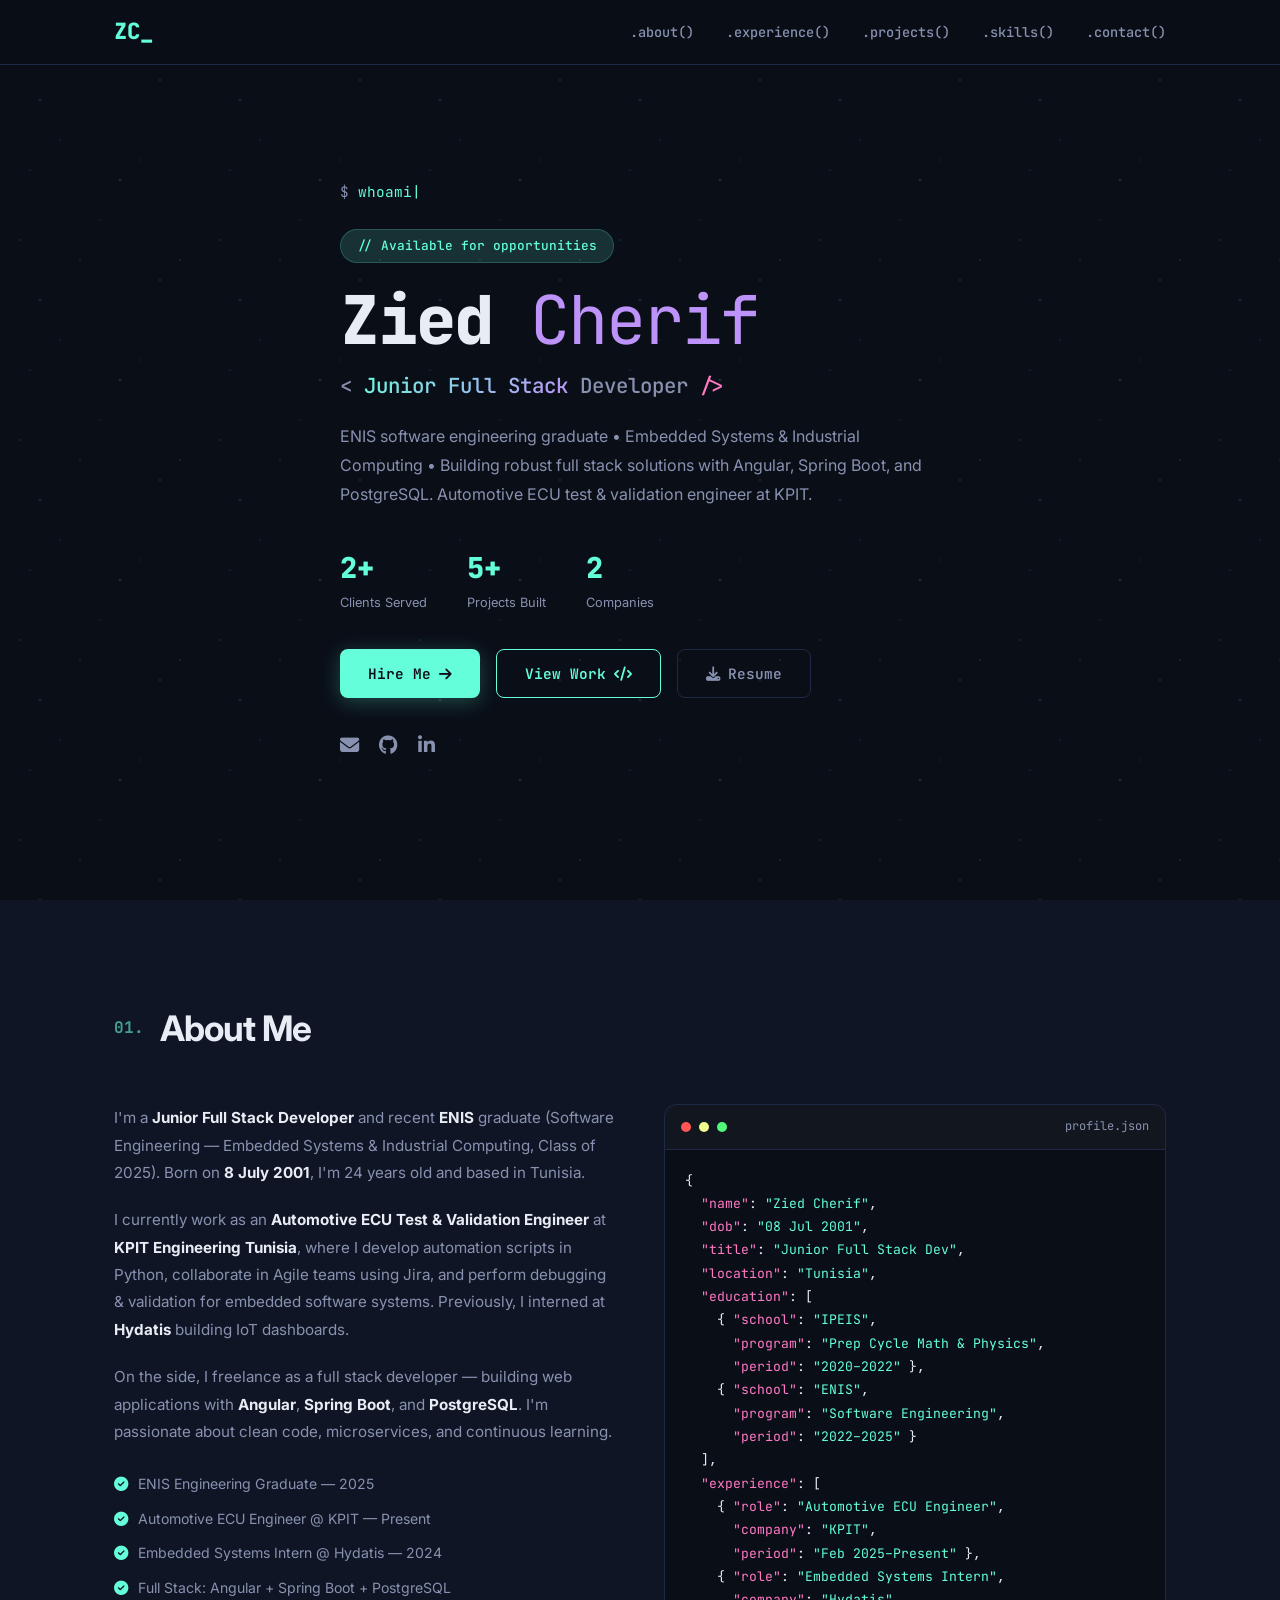
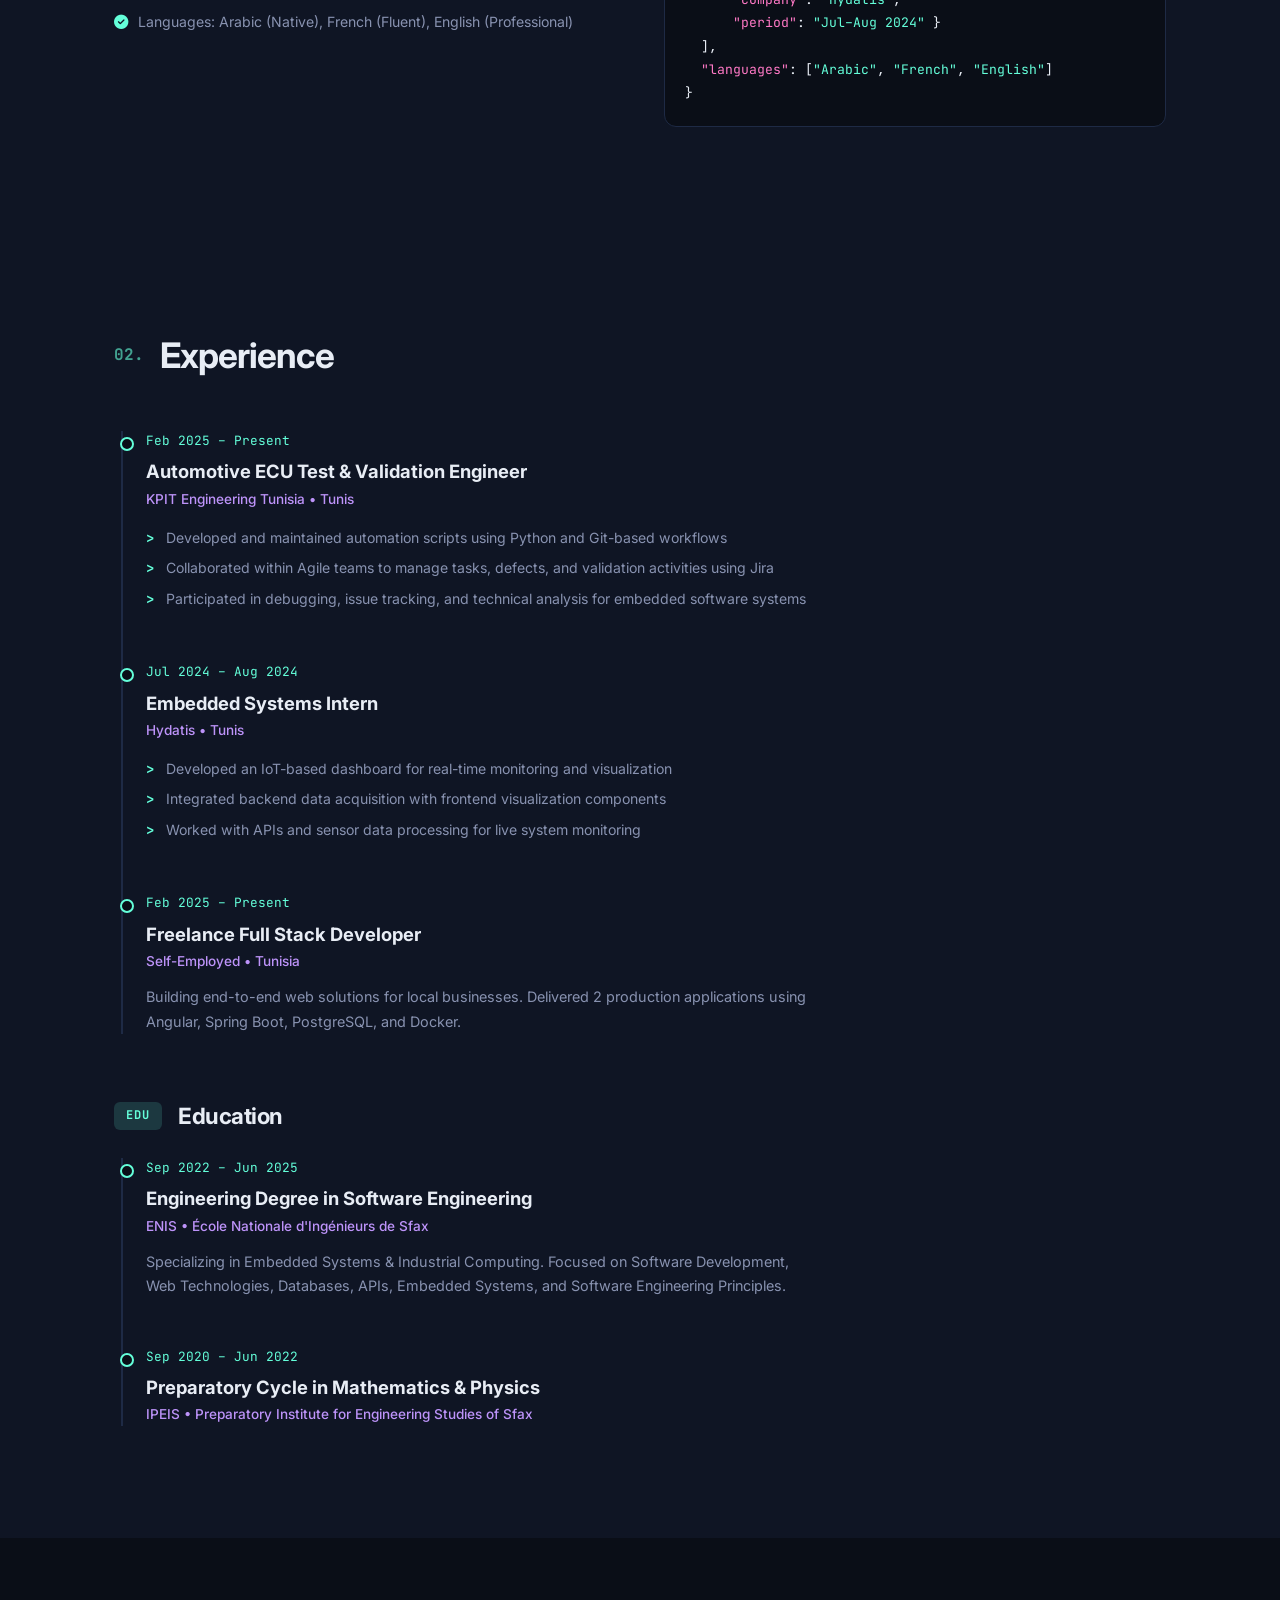
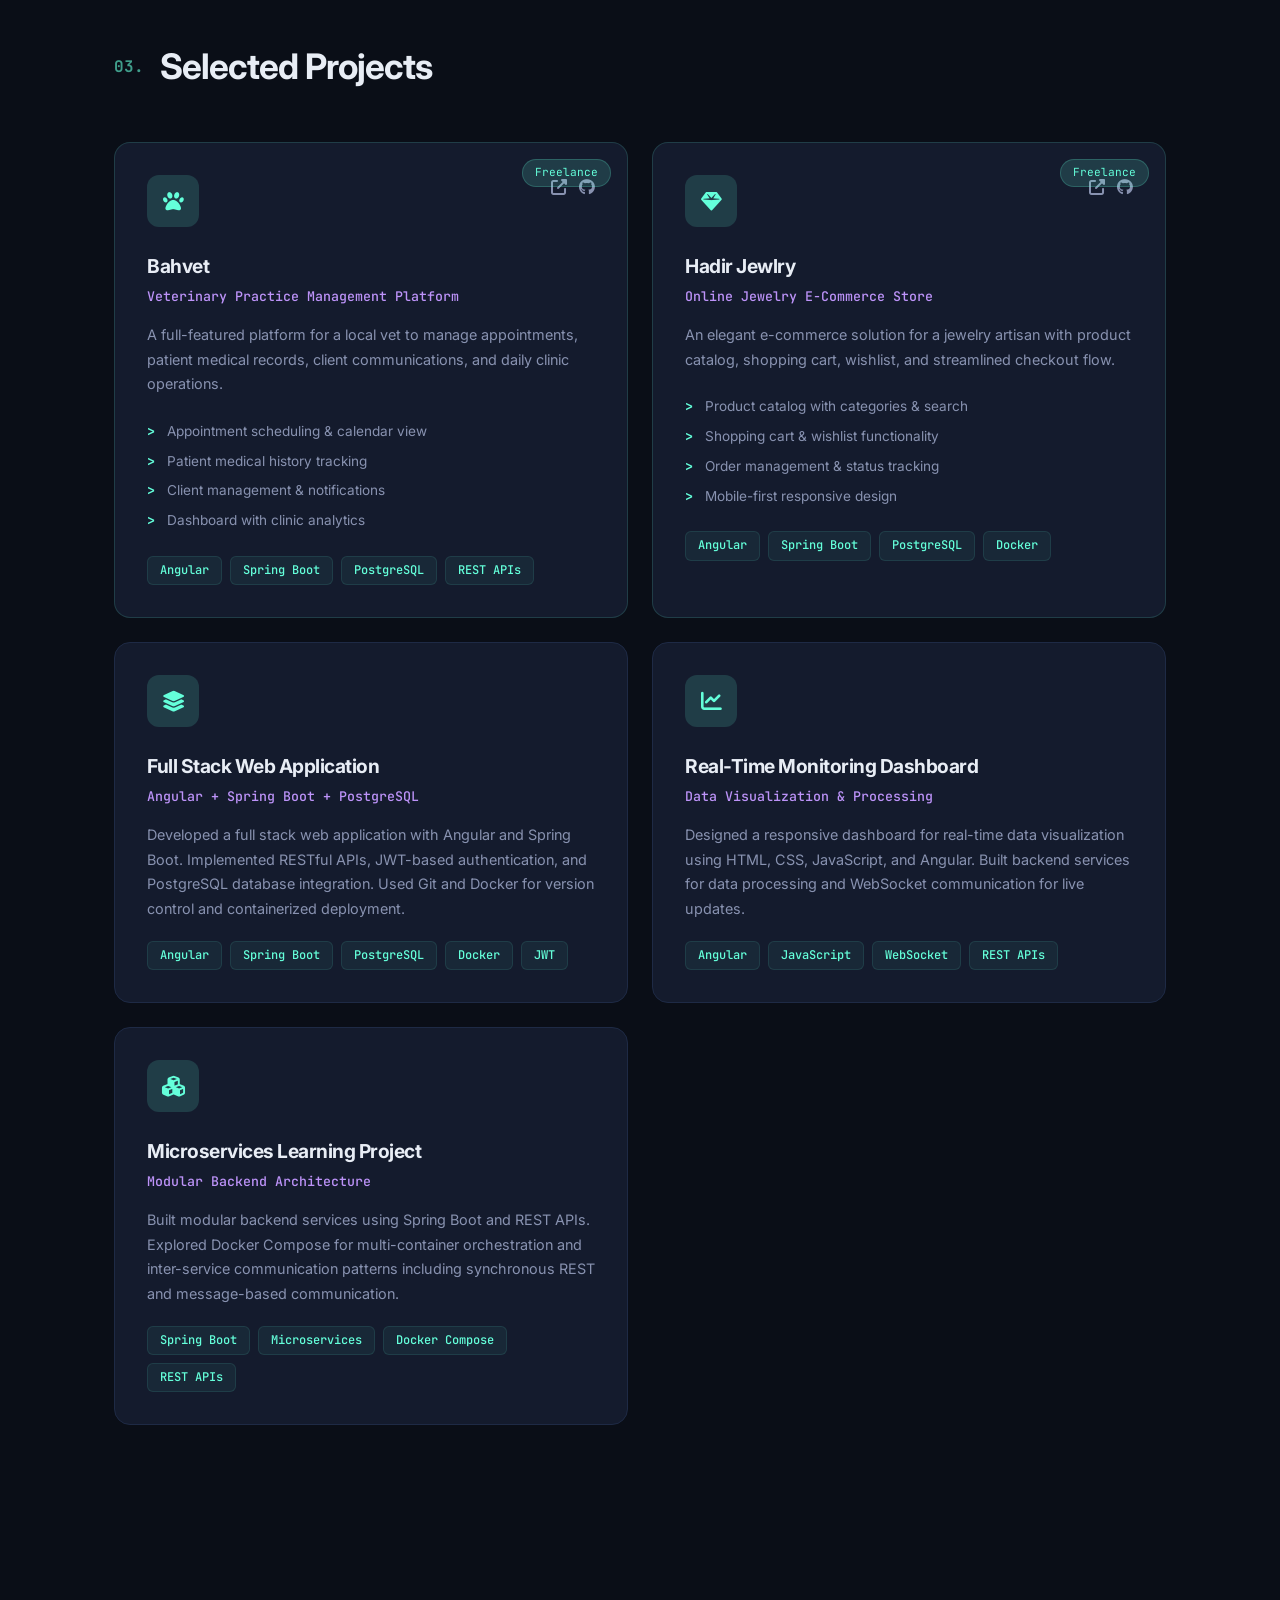
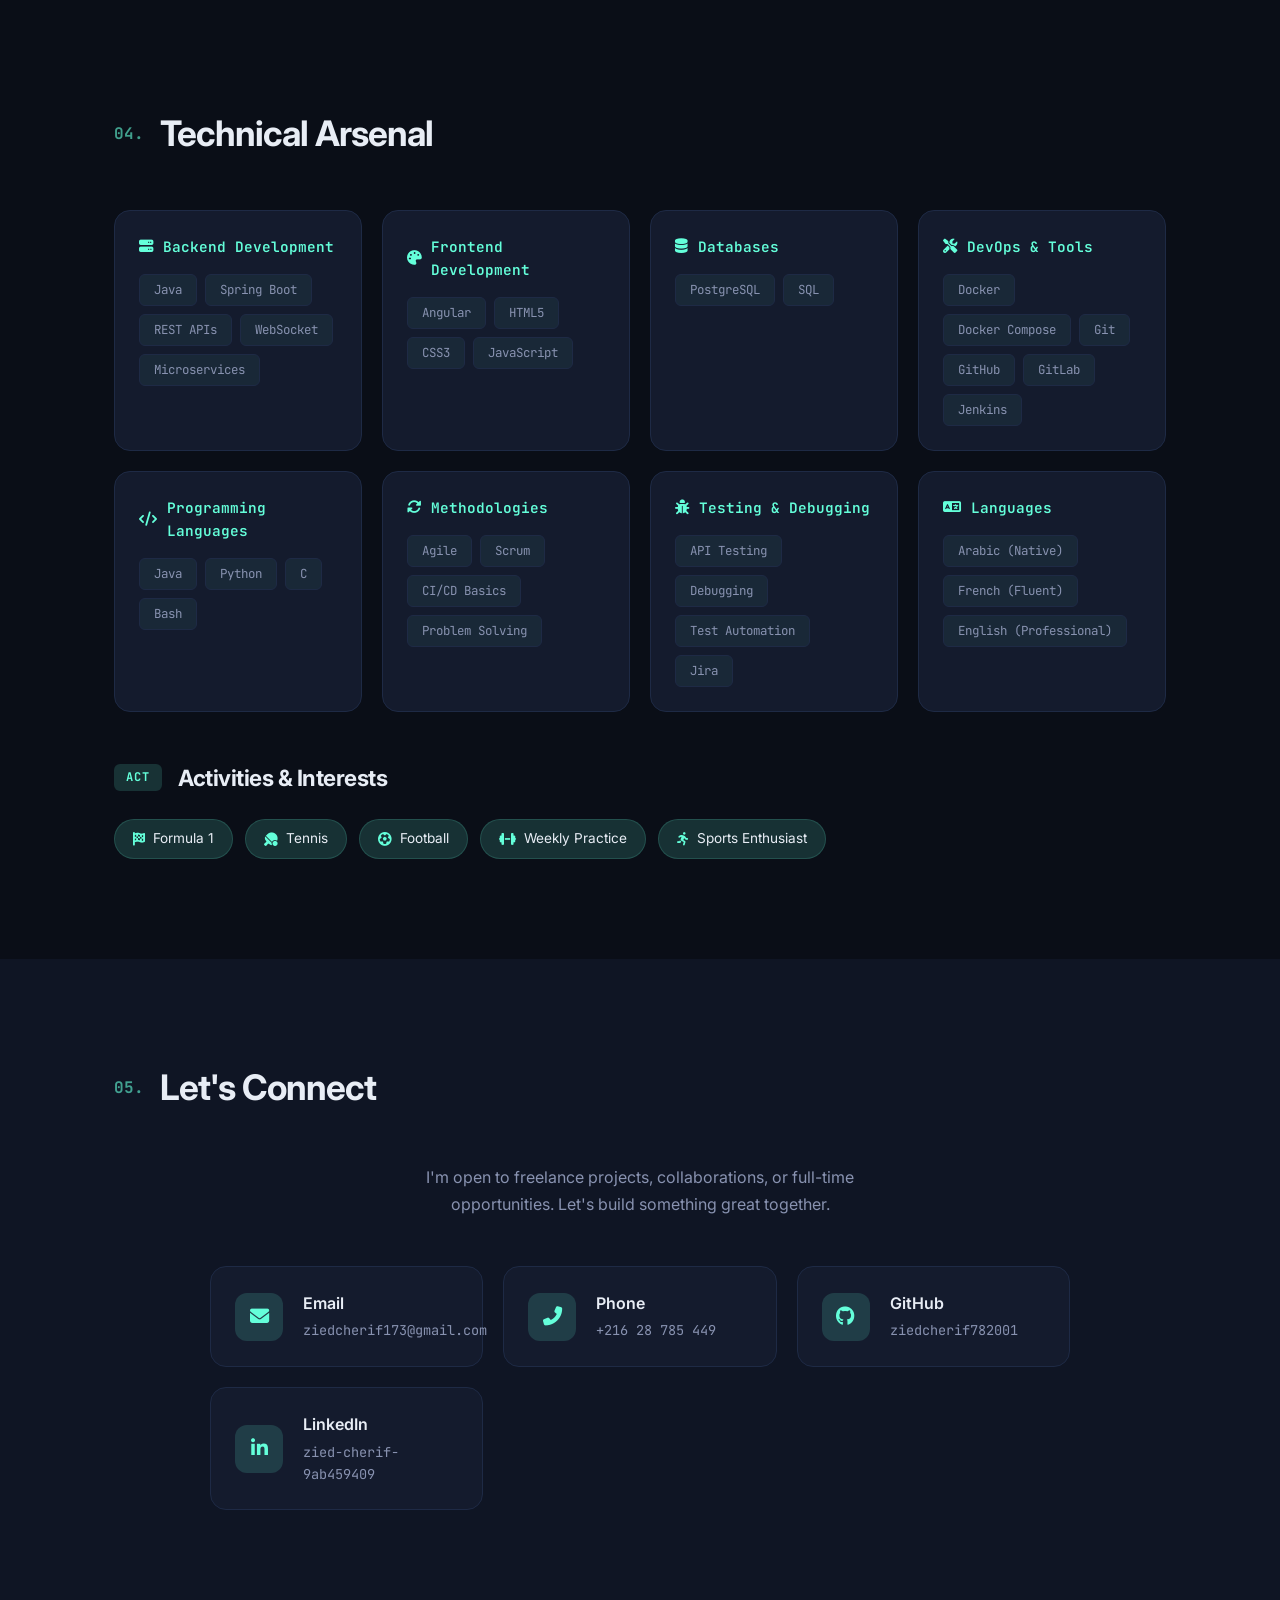
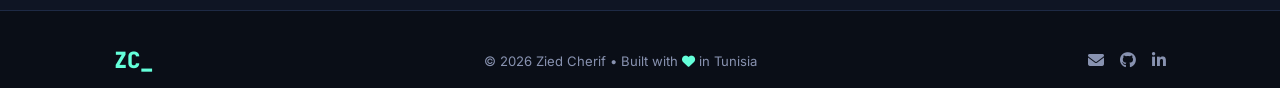
<file: index.html>
<!DOCTYPE html>
<html lang="en">
<head>
  <meta charset="UTF-8" />
  <meta name="viewport" content="width=device-width, initial-scale=1.0" />
  <title>Zied Cherif | Junior Full Stack Developer</title>
  <link rel="stylesheet" href="styles.css" />
  <link rel="preconnect" href="https://fonts.googleapis.com" />
  <link href="https://fonts.googleapis.com/css2?family=JetBrains+Mono:wght@400;500;600;700;800&family=Inter:wght@300;400;500;600;700;800&display=swap" rel="stylesheet" />
  <link rel="stylesheet" href="https://cdnjs.cloudflare.com/ajax/libs/font-awesome/6.5.0/css/all.min.css" />
</head>
<body>

  <nav class="navbar">
    <div class="container">
      <a href="#" class="logo">Z<span class="accent">C</span><span class="blink">_</span></a>
      <ul class="nav-links">
        <li><a href="#about">.about()</a></li>
        <li><a href="#experience">.experience()</a></li>
        <li><a href="#projects">.projects()</a></li>
        <li><a href="#skills">.skills()</a></li>
        <li><a href="#contact">.contact()</a></li>
      </ul>
      <button class="hamburger" aria-label="Menu">
        <span></span><span></span><span></span>
      </button>
    </div>
  </nav>

  <section class="hero">
    <div id="particles"></div>
    <div class="container">
      <div class="hero-content">
        <div class="typing-wrapper">
          <span class="typing-line">$ <span class="typing-text">whoami</span></span>
        </div>
        <div class="hero-main">
          <span class="badge">// Available for opportunities</span>
          <h1>Zied <span class="hl-1">Cherif</span></h1>
          <p class="subtitle">&lt;<span class="hl-2"> Junior Full Stack</span> Developer <span class="hl-3">/&gt;</span></p>
          <p class="description">
            ENIS software engineering graduate &bull; Embedded Systems & Industrial Computing &bull;
            Building robust full stack solutions with Angular, Spring Boot, and PostgreSQL.
            Automotive ECU test & validation engineer at KPIT.
          </p>
          <div class="hero-stats">
            <div class="stat">
              <span class="stat-num">2+</span>
              <span class="stat-label">Clients Served</span>
            </div>
            <div class="stat">
              <span class="stat-num">5+</span>
              <span class="stat-label">Projects Built</span>
            </div>
            <div class="stat">
              <span class="stat-num">2</span>
              <span class="stat-label">Companies</span>
            </div>
          </div>
          <div class="hero-actions">
            <a href="#contact" class="btn btn-primary">Hire Me <i class="fas fa-arrow-right"></i></a>
            <a href="#projects" class="btn btn-outline">View Work <i class="fas fa-code"></i></a>
            <a href="resume.html" class="btn btn-ghost" target="_blank"><i class="fas fa-download"></i> Resume</a>
          </div>
          <div class="social-links">
            <a href="mailto:ziedcherif173@gmail.com" aria-label="Email"><i class="fas fa-envelope"></i></a>
            <a href="https://github.com/ziedcherif782001" target="_blank" aria-label="GitHub"><i class="fab fa-github"></i></a>
            <a href="https://linkedin.com/in/zied-cherif-9ab459409" target="_blank" aria-label="LinkedIn"><i class="fab fa-linkedin-in"></i></a>
          </div>
        </div>
      </div>
    </div>
  </section>

  <section id="about" class="about">
    <div class="container">
      <div class="section-header">
        <span class="section-number">01.</span>
        <h2 class="section-title">About Me</h2>
      </div>
      <div class="about-wrapper">
        <div class="about-text">
          <p>
            I'm a <strong>Junior Full Stack Developer</strong> and recent <strong>ENIS</strong> graduate 
            (Software Engineering — Embedded Systems & Industrial Computing, Class of 2025). 
            Born on <strong>8 July 2001</strong>, I'm 24 years old and based in Tunisia.
          </p>
          <p>
            I currently work as an <strong>Automotive ECU Test & Validation Engineer</strong> at 
            <strong>KPIT Engineering Tunisia</strong>, where I develop automation scripts in Python, 
            collaborate in Agile teams using Jira, and perform debugging & validation for embedded 
            software systems. Previously, I interned at <strong>Hydatis</strong> building IoT dashboards.
          </p>
          <p>
            On the side, I freelance as a full stack developer — building web applications with 
            <strong>Angular</strong>, <strong>Spring Boot</strong>, and <strong>PostgreSQL</strong>. 
            I'm passionate about clean code, microservices, and continuous learning.
          </p>
          <div class="about-highlights">
            <div><i class="fas fa-check-circle"></i> ENIS Engineering Graduate — 2025</div>
            <div><i class="fas fa-check-circle"></i> Automotive ECU Engineer @ KPIT — Present</div>
            <div><i class="fas fa-check-circle"></i> Embedded Systems Intern @ Hydatis — 2024</div>
            <div><i class="fas fa-check-circle"></i> Full Stack: Angular + Spring Boot + PostgreSQL</div>
            <div><i class="fas fa-check-circle"></i> Languages: Arabic (Native), French (Fluent), English (Professional)</div>
          </div>
        </div>
        <div class="about-code">
          <div class="code-block">
            <div class="code-header">
              <span class="dot red"></span>
              <span class="dot yellow"></span>
              <span class="dot green"></span>
              <span class="code-title">profile.json</span>
            </div>
            <pre><code>{
  <span class="key">"name"</span>: <span class="str">"Zied Cherif"</span>,
  <span class="key">"dob"</span>: <span class="str">"08 Jul 2001"</span>,
  <span class="key">"title"</span>: <span class="str">"Junior Full Stack Dev"</span>,
  <span class="key">"location"</span>: <span class="str">"Tunisia"</span>,
  <span class="key">"education"</span>: [
    { <span class="key">"school"</span>: <span class="str">"IPEIS"</span>,
      <span class="key">"program"</span>: <span class="str">"Prep Cycle Math & Physics"</span>,
      <span class="key">"period"</span>: <span class="str">"2020–2022"</span> },
    { <span class="key">"school"</span>: <span class="str">"ENIS"</span>,
      <span class="key">"program"</span>: <span class="str">"Software Engineering"</span>,
      <span class="key">"period"</span>: <span class="str">"2022–2025"</span> }
  ],
  <span class="key">"experience"</span>: [
    { <span class="key">"role"</span>: <span class="str">"Automotive ECU Engineer"</span>,
      <span class="key">"company"</span>: <span class="str">"KPIT"</span>,
      <span class="key">"period"</span>: <span class="str">"Feb 2025–Present"</span> },
    { <span class="key">"role"</span>: <span class="str">"Embedded Systems Intern"</span>,
      <span class="key">"company"</span>: <span class="str">"Hydatis"</span>,
      <span class="key">"period"</span>: <span class="str">"Jul–Aug 2024"</span> }
  ],
  <span class="key">"languages"</span>: [<span class="str">"Arabic"</span>, <span class="str">"French"</span>, <span class="str">"English"</span>]
}</code></pre>
          </div>
        </div>
      </div>
    </div>
  </section>

  <section id="experience" class="experience">
    <div class="container">
      <div class="section-header">
        <span class="section-number">02.</span>
        <h2 class="section-title">Experience</h2>
      </div>
      <div class="timeline">

        <div class="timeline-item">
          <div class="timeline-dot"></div>
          <div class="timeline-content">
            <span class="timeline-date">Feb 2025 – Present</span>
            <h3>Automotive ECU Test & Validation Engineer</h3>
            <span class="timeline-company">KPIT Engineering Tunisia &bull; Tunis</span>
            <ul class="timeline-duties">
              <li>Developed and maintained automation scripts using Python and Git-based workflows</li>
              <li>Collaborated within Agile teams to manage tasks, defects, and validation activities using Jira</li>
              <li>Participated in debugging, issue tracking, and technical analysis for embedded software systems</li>
            </ul>
          </div>
        </div>

        <div class="timeline-item">
          <div class="timeline-dot"></div>
          <div class="timeline-content">
            <span class="timeline-date">Jul 2024 – Aug 2024</span>
            <h3>Embedded Systems Intern</h3>
            <span class="timeline-company">Hydatis &bull; Tunis</span>
            <ul class="timeline-duties">
              <li>Developed an IoT-based dashboard for real-time monitoring and visualization</li>
              <li>Integrated backend data acquisition with frontend visualization components</li>
              <li>Worked with APIs and sensor data processing for live system monitoring</li>
            </ul>
          </div>
        </div>

        <div class="timeline-item">
          <div class="timeline-dot"></div>
          <div class="timeline-content">
            <span class="timeline-date">Feb 2025 – Present</span>
            <h3>Freelance Full Stack Developer</h3>
            <span class="timeline-company">Self-Employed &bull; Tunisia</span>
            <p>Building end-to-end web solutions for local businesses. Delivered 2 production 
            applications using Angular, Spring Boot, PostgreSQL, and Docker.</p>
          </div>
        </div>

      </div>

      <div style="margin-top: 64px;">
        <div class="section-sub-header">
          <span class="section-number-alt">EDU</span>
          <h3 class="section-title-sm">Education</h3>
        </div>
        <div class="timeline">

          <div class="timeline-item">
            <div class="timeline-dot"></div>
            <div class="timeline-content">
              <span class="timeline-date">Sep 2022 – Jun 2025</span>
              <h3>Engineering Degree in Software Engineering</h3>
              <span class="timeline-company">ENIS &bull; École Nationale d'Ingénieurs de Sfax</span>
              <p>Specializing in Embedded Systems & Industrial Computing. Focused on Software Development, 
              Web Technologies, Databases, APIs, Embedded Systems, and Software Engineering Principles.</p>
            </div>
          </div>

          <div class="timeline-item">
            <div class="timeline-dot"></div>
            <div class="timeline-content">
              <span class="timeline-date">Sep 2020 – Jun 2022</span>
              <h3>Preparatory Cycle in Mathematics & Physics</h3>
              <span class="timeline-company">IPEIS &bull; Preparatory Institute for Engineering Studies of Sfax</span>
            </div>
          </div>

        </div>
      </div>
    </div>
  </section>

  <section id="projects" class="projects">
    <div class="container">
      <div class="section-header">
        <span class="section-number">03.</span>
        <h2 class="section-title">Selected Projects</h2>
      </div>
      <div class="projects-grid">

        <div class="project-card featured">
          <div class="project-badge">Freelance</div>
          <div class="project-card-top">
            <div class="project-icon"><i class="fas fa-paw"></i></div>
            <div class="project-links">
              <a href="#" title="Live Demo"><i class="fas fa-external-link-alt"></i></a>
              <a href="#" title="Source Code"><i class="fab fa-github"></i></a>
            </div>
          </div>
          <h3>Bahvet</h3>
          <p class="project-sub">Veterinary Practice Management Platform</p>
          <p class="project-desc">
            A full-featured platform for a local vet to manage appointments, patient medical records, 
            client communications, and daily clinic operations.
          </p>
          <ul class="project-features">
            <li>Appointment scheduling & calendar view</li>
            <li>Patient medical history tracking</li>
            <li>Client management & notifications</li>
            <li>Dashboard with clinic analytics</li>
          </ul>
          <div class="project-tags">
            <span>Angular</span>
            <span>Spring Boot</span>
            <span>PostgreSQL</span>
            <span>REST APIs</span>
          </div>
        </div>

        <div class="project-card featured">
          <div class="project-badge">Freelance</div>
          <div class="project-card-top">
            <div class="project-icon"><i class="fas fa-gem"></i></div>
            <div class="project-links">
              <a href="#" title="Live Demo"><i class="fas fa-external-link-alt"></i></a>
              <a href="#" title="Source Code"><i class="fab fa-github"></i></a>
            </div>
          </div>
          <h3>Hadir Jewlry</h3>
          <p class="project-sub">Online Jewelry E-Commerce Store</p>
          <p class="project-desc">
            An elegant e-commerce solution for a jewelry artisan with product catalog, 
            shopping cart, wishlist, and streamlined checkout flow.
          </p>
          <ul class="project-features">
            <li>Product catalog with categories & search</li>
            <li>Shopping cart & wishlist functionality</li>
            <li>Order management & status tracking</li>
            <li>Mobile-first responsive design</li>
          </ul>
          <div class="project-tags">
            <span>Angular</span>
            <span>Spring Boot</span>
            <span>PostgreSQL</span>
            <span>Docker</span>
          </div>
        </div>

        <div class="project-card">
          <div class="project-card-top">
            <div class="project-icon"><i class="fas fa-layer-group"></i></div>
          </div>
          <h3>Full Stack Web Application</h3>
          <p class="project-sub">Angular + Spring Boot + PostgreSQL</p>
          <p class="project-desc">
            Developed a full stack web application with Angular and Spring Boot. Implemented 
            RESTful APIs, JWT-based authentication, and PostgreSQL database integration. 
            Used Git and Docker for version control and containerized deployment.
          </p>
          <div class="project-tags">
            <span>Angular</span>
            <span>Spring Boot</span>
            <span>PostgreSQL</span>
            <span>Docker</span>
            <span>JWT</span>
          </div>
        </div>

        <div class="project-card">
          <div class="project-card-top">
            <div class="project-icon"><i class="fas fa-chart-line"></i></div>
          </div>
          <h3>Real-Time Monitoring Dashboard</h3>
          <p class="project-sub">Data Visualization & Processing</p>
          <p class="project-desc">
            Designed a responsive dashboard for real-time data visualization using HTML, CSS, 
            JavaScript, and Angular. Built backend services for data processing and WebSocket 
            communication for live updates.
          </p>
          <div class="project-tags">
            <span>Angular</span>
            <span>JavaScript</span>
            <span>WebSocket</span>
            <span>REST APIs</span>
          </div>
        </div>

        <div class="project-card">
          <div class="project-card-top">
            <div class="project-icon"><i class="fas fa-cubes"></i></div>
          </div>
          <h3>Microservices Learning Project</h3>
          <p class="project-sub">Modular Backend Architecture</p>
          <p class="project-desc">
            Built modular backend services using Spring Boot and REST APIs. Explored 
            Docker Compose for multi-container orchestration and inter-service communication 
            patterns including synchronous REST and message-based communication.
          </p>
          <div class="project-tags">
            <span>Spring Boot</span>
            <span>Microservices</span>
            <span>Docker Compose</span>
            <span>REST APIs</span>
          </div>
        </div>

      </div>
    </div>
  </section>

  <section id="skills" class="skills">
    <div class="container">
      <div class="section-header">
        <span class="section-number">04.</span>
        <h2 class="section-title">Technical Arsenal</h2>
      </div>
      <div class="skills-wrapper">
        <div class="skill-group">
          <h3><i class="fas fa-server"></i> Backend Development</h3>
          <div class="skill-tags">
            <span>Java</span>
            <span>Spring Boot</span>
            <span>REST APIs</span>
            <span>WebSocket</span>
            <span>Microservices</span>
          </div>
        </div>
        <div class="skill-group">
          <h3><i class="fas fa-palette"></i> Frontend Development</h3>
          <div class="skill-tags">
            <span>Angular</span>
            <span>HTML5</span>
            <span>CSS3</span>
            <span>JavaScript</span>
          </div>
        </div>
        <div class="skill-group">
          <h3><i class="fas fa-database"></i> Databases</h3>
          <div class="skill-tags">
            <span>PostgreSQL</span>
            <span>SQL</span>
          </div>
        </div>
        <div class="skill-group">
          <h3><i class="fas fa-tools"></i> DevOps & Tools</h3>
          <div class="skill-tags">
            <span>Docker</span>
            <span>Docker Compose</span>
            <span>Git</span>
            <span>GitHub</span>
            <span>GitLab</span>
            <span>Jenkins</span>
          </div>
        </div>
        <div class="skill-group">
          <h3><i class="fas fa-code"></i> Programming Languages</h3>
          <div class="skill-tags">
            <span>Java</span>
            <span>Python</span>
            <span>C</span>
            <span>Bash</span>
          </div>
        </div>
        <div class="skill-group">
          <h3><i class="fas fa-sync-alt"></i> Methodologies</h3>
          <div class="skill-tags">
            <span>Agile</span>
            <span>Scrum</span>
            <span>CI/CD Basics</span>
            <span>Problem Solving</span>
          </div>
        </div>
        <div class="skill-group">
          <h3><i class="fas fa-bug"></i> Testing & Debugging</h3>
          <div class="skill-tags">
            <span>API Testing</span>
            <span>Debugging</span>
            <span>Test Automation</span>
            <span>Jira</span>
          </div>
        </div>
        <div class="skill-group">
          <h3><i class="fas fa-language"></i> Languages</h3>
          <div class="skill-tags">
            <span>Arabic (Native)</span>
            <span>French (Fluent)</span>
            <span>English (Professional)</span>
          </div>
        </div>
      </div>

      <div class="interests" style="margin-top:48px;">
        <div class="section-sub-header">
          <span class="section-number-alt">ACT</span>
          <h3 class="section-title-sm">Activities & Interests</h3>
        </div>
        <div class="interest-tags">
          <span><i class="fas fa-flag-checkered"></i> Formula 1</span>
          <span><i class="fas fa-table-tennis"></i> Tennis</span>
          <span><i class="fas fa-futbol"></i> Football</span>
          <span><i class="fas fa-dumbbell"></i> Weekly Practice</span>
          <span><i class="fas fa-running"></i> Sports Enthusiast</span>
        </div>
      </div>
    </div>
  </section>

  <section id="contact" class="contact">
    <div class="container">
      <div class="section-header">
        <span class="section-number">05.</span>
        <h2 class="section-title">Let's Connect</h2>
      </div>
      <p class="contact-subtitle">
        I'm open to freelance projects, collaborations, or full-time opportunities. 
        Let's build something great together.
      </p>
      <div class="contact-grid">
        <a href="mailto:ziedcherif173@gmail.com" class="contact-card">
          <div class="contact-icon"><i class="fas fa-envelope"></i></div>
          <div>
            <h3>Email</h3>
            <p>ziedcherif173@gmail.com</p>
          </div>
        </a>
        <a href="tel:+21628785449" class="contact-card">
          <div class="contact-icon"><i class="fas fa-phone-alt"></i></div>
          <div>
            <h3>Phone</h3>
            <p>+216 28 785 449</p>
          </div>
        </a>
        <a href="https://github.com/ziedcherif782001" target="_blank" class="contact-card">
          <div class="contact-icon"><i class="fab fa-github"></i></div>
          <div>
            <h3>GitHub</h3>
            <p>ziedcherif782001</p>
          </div>
        </a>
        <a href="https://linkedin.com/in/zied-cherif-9ab459409" target="_blank" class="contact-card">
          <div class="contact-icon"><i class="fab fa-linkedin-in"></i></div>
          <div>
            <h3>LinkedIn</h3>
            <p>zied-cherif-9ab459409</p>
          </div>
        </a>
      </div>
    </div>
  </section>

  <footer class="footer">
    <div class="container">
      <div class="footer-content">
        <a href="#" class="logo">Z<span class="accent">C</span><span class="blink">_</span></a>
        <p>&copy; 2026 Zied Cherif &bull; Built with <i class="fas fa-heart" style="color: var(--accent);"></i> in Tunisia</p>
        <div class="footer-links">
          <a href="mailto:ziedcherif173@gmail.com"><i class="fas fa-envelope"></i></a>
          <a href="https://github.com/ziedcherif782001" target="_blank"><i class="fab fa-github"></i></a>
          <a href="https://linkedin.com/in/zied-cherif-9ab459409" target="_blank"><i class="fab fa-linkedin-in"></i></a>
        </div>
      </div>
    </div>
  </footer>

  <script src="script.js"></script>
</body>
</html>
</file>
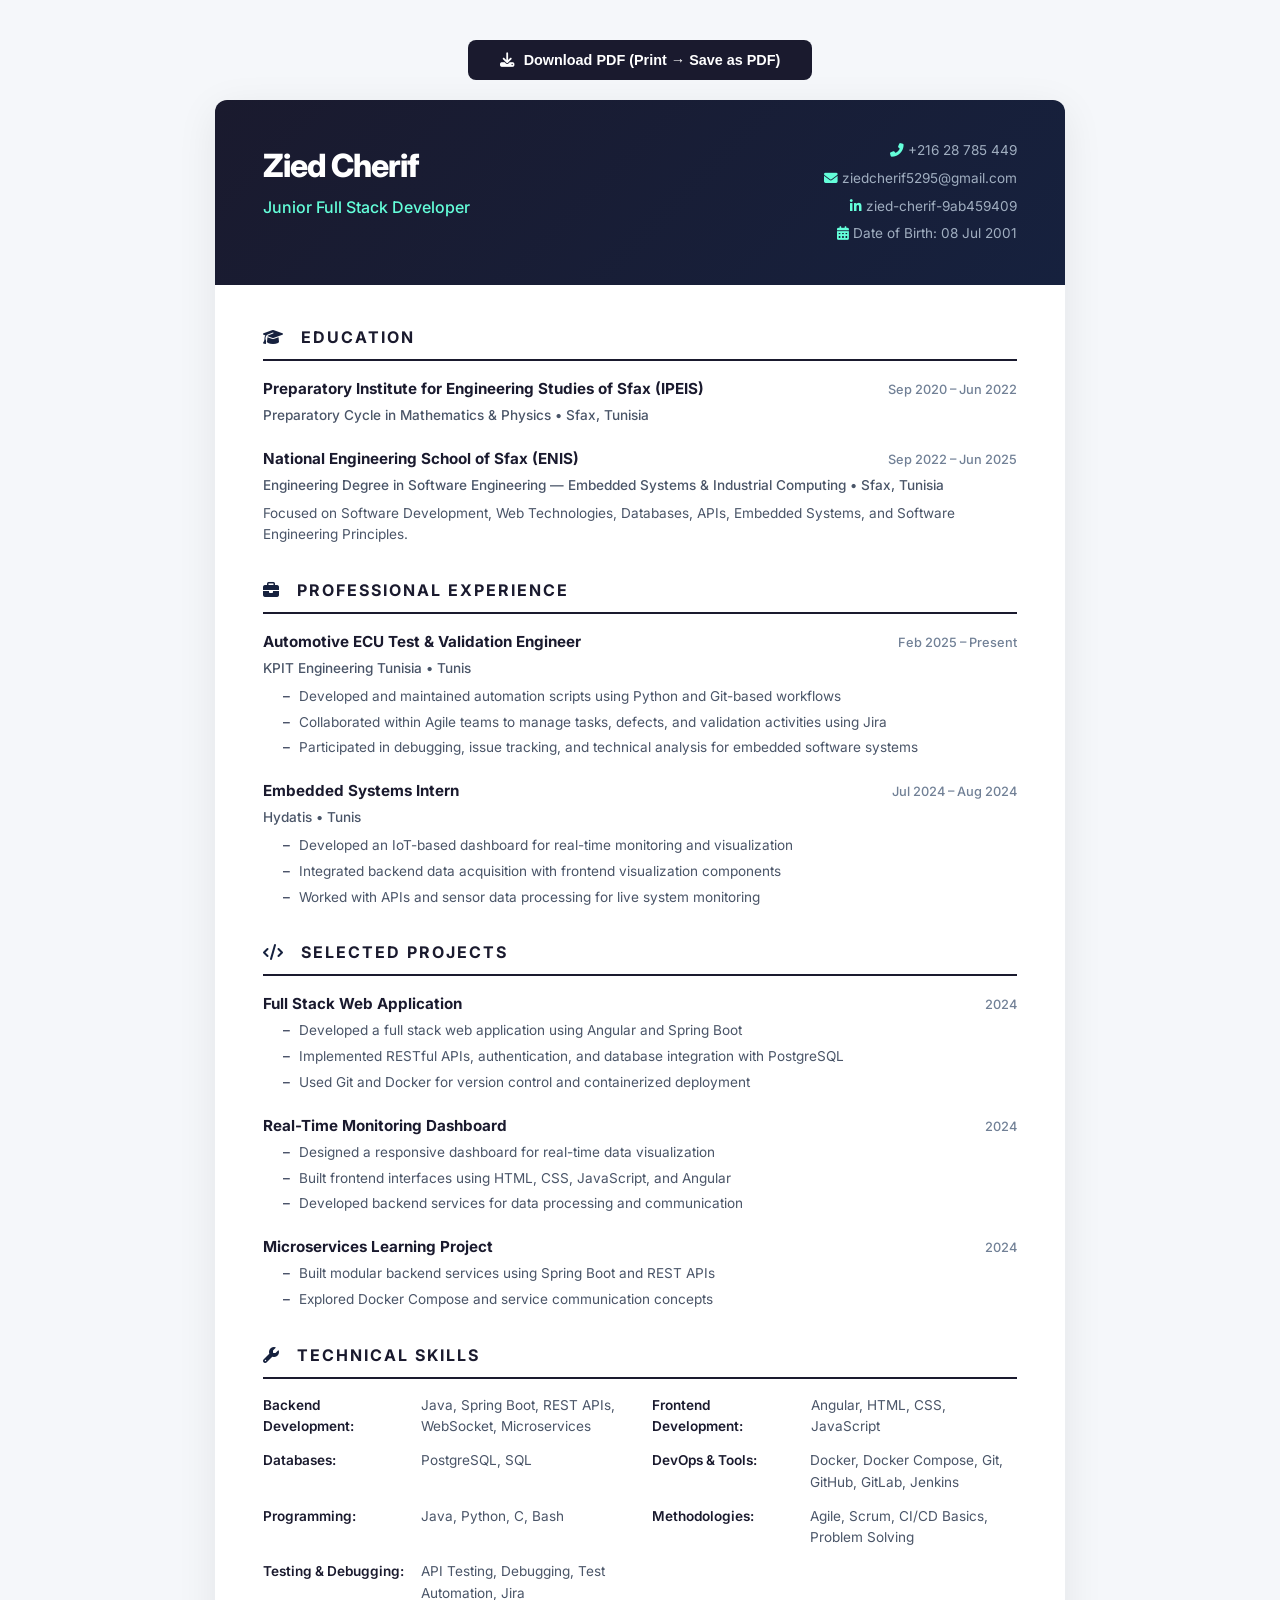
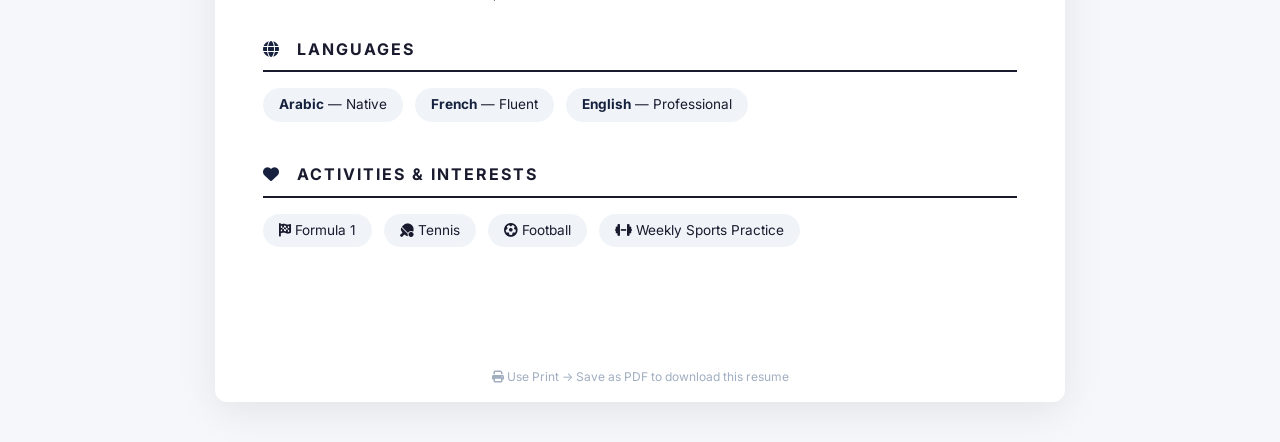
<file: resume.html>
<!DOCTYPE html>
<html lang="en">
<head>
  <meta charset="UTF-8" />
  <meta name="viewport" content="width=device-width, initial-scale=1.0" />
  <title>Zied Cherif — Resume</title>
  <link rel="preconnect" href="https://fonts.googleapis.com" />
  <link href="https://fonts.googleapis.com/css2?family=Inter:wght@300;400;500;600;700;800&display=swap" rel="stylesheet" />
  <link rel="stylesheet" href="https://cdnjs.cloudflare.com/ajax/libs/font-awesome/6.5.0/css/all.min.css" />
  <style>
    * { margin: 0; padding: 0; box-sizing: border-box; }
    body {
      font-family: 'Inter', sans-serif;
      background: #f5f7fa;
      color: #1a1a2e;
      line-height: 1.6;
      padding: 40px 20px;
    }
    .resume {
      max-width: 850px;
      margin: 0 auto;
      background: #fff;
      border-radius: 12px;
      box-shadow: 0 10px 40px rgba(0,0,0,0.08);
      overflow: hidden;
    }
    .header {
      background: linear-gradient(135deg, #1a1a2e, #16213e);
      color: #fff;
      padding: 40px 48px;
      display: flex;
      justify-content: space-between;
      align-items: flex-start;
      flex-wrap: wrap;
      gap: 20px;
    }
    .header-left h1 {
      font-size: 2rem;
      font-weight: 800;
      letter-spacing: -1px;
      margin-bottom: 4px;
    }
    .header-left .title {
      font-size: 1rem;
      color: #64ffda;
      font-weight: 500;
    }
    .header-right {
      text-align: right;
      font-size: 0.85rem;
      color: #a0aec0;
      display: flex;
      flex-direction: column;
      gap: 6px;
    }
    .header-right a {
      color: #a0aec0;
      text-decoration: none;
      transition: color 0.2s;
    }
    .header-right a:hover { color: #64ffda; }
    .header-right i { width: 18px; color: #64ffda; }
    .body { padding: 40px 48px; }
    .section {
      margin-bottom: 32px;
    }
    .section-title {
      font-size: 1rem;
      font-weight: 700;
      text-transform: uppercase;
      letter-spacing: 2px;
      color: #1a1a2e;
      border-bottom: 2px solid #1a1a2e;
      padding-bottom: 8px;
      margin-bottom: 16px;
    }
    .section-title i { margin-right: 10px; color: #16213e; }
    .edu-item, .exp-item {
      margin-bottom: 20px;
    }
    .edu-item:last-child, .exp-item:last-child { margin-bottom: 0; }
    .item-header {
      display: flex;
      justify-content: space-between;
      align-items: baseline;
      flex-wrap: wrap;
      gap: 8px;
      margin-bottom: 4px;
    }
    .item-header h3 {
      font-size: 0.95rem;
      font-weight: 700;
      color: #1a1a2e;
    }
    .item-header .date {
      font-size: 0.8rem;
      color: #718096;
      font-weight: 500;
      white-space: nowrap;
    }
    .item-sub {
      font-size: 0.85rem;
      color: #4a5568;
      font-weight: 500;
      margin-bottom: 6px;
    }
    .item-desc {
      font-size: 0.85rem;
      color: #4a5568;
      line-height: 1.6;
    }
    ul.item-desc {
      padding-left: 20px;
      list-style: none;
    }
    ul.item-desc li {
      position: relative;
      padding-left: 16px;
      margin-bottom: 4px;
    }
    ul.item-desc li::before {
      content: '–';
      position: absolute;
      left: 0;
      color: #16213e;
    }
    .skills-grid {
      display: grid;
      grid-template-columns: 1fr 1fr;
      gap: 12px 24px;
    }
    .skill-row {
      display: flex;
      gap: 8px;
      font-size: 0.85rem;
    }
    .skill-row strong {
      min-width: 150px;
      color: #1a1a2e;
      font-weight: 600;
    }
    .skill-row span {
      color: #4a5568;
    }
    .lang-item, .act-item {
      display: inline-block;
      background: #f0f4f8;
      padding: 6px 16px;
      border-radius: 20px;
      font-size: 0.85rem;
      margin: 0 8px 8px 0;
      color: #1a1a2e;
    }
    .lang-item strong { color: #16213e; }
    .footer-note {
      text-align: center;
      font-size: 0.75rem;
      color: #a0aec0;
      margin-top: 24px;
      padding: 16px;
    }
    .print-btn {
      display: flex;
      justify-content: center;
      margin-bottom: 20px;
    }
    .print-btn button {
      background: #1a1a2e;
      color: #fff;
      border: none;
      padding: 12px 32px;
      border-radius: 8px;
      font-size: 0.9rem;
      font-weight: 600;
      cursor: pointer;
      transition: background 0.2s;
      display: flex;
      align-items: center;
      gap: 10px;
    }
    .print-btn button:hover { background: #16213e; }
    @media print {
      body { padding: 0; background: #fff; }
      .resume { box-shadow: none; border-radius: 0; }
      .print-btn { display: none; }
      .header { -webkit-print-color-adjust: exact; print-color-adjust: exact; }
    }
    @media (max-width: 600px) {
      .header { flex-direction: column; padding: 24px; }
      .header-right { text-align: left; }
      .body { padding: 24px; }
      .skills-grid { grid-template-columns: 1fr; }
    }
  </style>
</head>
<body>
  <div class="print-btn">
    <button onclick="window.print()"><i class="fas fa-download"></i> Download PDF (Print → Save as PDF)</button>
  </div>
  <div class="resume">
    <div class="header">
      <div class="header-left">
        <h1>Zied Cherif</h1>
        <div class="title">Junior Full Stack Developer</div>
      </div>
      <div class="header-right">
        <span><i class="fas fa-phone-alt"></i> +216 28 785 449</span>
        <span><i class="fas fa-envelope"></i> ziedcherif5295@gmail.com</span>
        <span><i class="fab fa-linkedin-in"></i> <a href="https://linkedin.com/in/zied-cherif-9ab459409">zied-cherif-9ab459409</a></span>
        <span><i class="fas fa-calendar-alt"></i> Date of Birth: 08 Jul 2001</span>
      </div>
    </div>

    <div class="body">

      <div class="section">
        <div class="section-title"><i class="fas fa-graduation-cap"></i> Education</div>

        <div class="edu-item">
          <div class="item-header">
            <h3>Preparatory Institute for Engineering Studies of Sfax (IPEIS)</h3>
            <span class="date">Sep 2020 – Jun 2022</span>
          </div>
          <div class="item-sub">Preparatory Cycle in Mathematics & Physics &bull; Sfax, Tunisia</div>
        </div>

        <div class="edu-item">
          <div class="item-header">
            <h3>National Engineering School of Sfax (ENIS)</h3>
            <span class="date">Sep 2022 – Jun 2025</span>
          </div>
          <div class="item-sub">Engineering Degree in Software Engineering — Embedded Systems & Industrial Computing &bull; Sfax, Tunisia</div>
          <div class="item-desc">Focused on Software Development, Web Technologies, Databases, APIs, Embedded Systems, and Software Engineering Principles.</div>
        </div>
      </div>

      <div class="section">
        <div class="section-title"><i class="fas fa-briefcase"></i> Professional Experience</div>

        <div class="exp-item">
          <div class="item-header">
            <h3>Automotive ECU Test & Validation Engineer</h3>
            <span class="date">Feb 2025 – Present</span>
          </div>
          <div class="item-sub">KPIT Engineering Tunisia &bull; Tunis</div>
          <ul class="item-desc">
            <li>Developed and maintained automation scripts using Python and Git-based workflows</li>
            <li>Collaborated within Agile teams to manage tasks, defects, and validation activities using Jira</li>
            <li>Participated in debugging, issue tracking, and technical analysis for embedded software systems</li>
          </ul>
        </div>

        <div class="exp-item">
          <div class="item-header">
            <h3>Embedded Systems Intern</h3>
            <span class="date">Jul 2024 – Aug 2024</span>
          </div>
          <div class="item-sub">Hydatis &bull; Tunis</div>
          <ul class="item-desc">
            <li>Developed an IoT-based dashboard for real-time monitoring and visualization</li>
            <li>Integrated backend data acquisition with frontend visualization components</li>
            <li>Worked with APIs and sensor data processing for live system monitoring</li>
          </ul>
        </div>
      </div>

      <div class="section">
        <div class="section-title"><i class="fas fa-code"></i> Selected Projects</div>

        <div class="exp-item">
          <div class="item-header">
            <h3>Full Stack Web Application</h3>
            <span class="date">2024</span>
          </div>
          <ul class="item-desc">
            <li>Developed a full stack web application using Angular and Spring Boot</li>
            <li>Implemented RESTful APIs, authentication, and database integration with PostgreSQL</li>
            <li>Used Git and Docker for version control and containerized deployment</li>
          </ul>
        </div>

        <div class="exp-item">
          <div class="item-header">
            <h3>Real-Time Monitoring Dashboard</h3>
            <span class="date">2024</span>
          </div>
          <ul class="item-desc">
            <li>Designed a responsive dashboard for real-time data visualization</li>
            <li>Built frontend interfaces using HTML, CSS, JavaScript, and Angular</li>
            <li>Developed backend services for data processing and communication</li>
          </ul>
        </div>

        <div class="exp-item">
          <div class="item-header">
            <h3>Microservices Learning Project</h3>
            <span class="date">2024</span>
          </div>
          <ul class="item-desc">
            <li>Built modular backend services using Spring Boot and REST APIs</li>
            <li>Explored Docker Compose and service communication concepts</li>
          </ul>
        </div>
      </div>

      <div class="section">
        <div class="section-title"><i class="fas fa-wrench"></i> Technical Skills</div>
        <div class="skills-grid">
          <div class="skill-row"><strong>Backend Development:</strong> <span>Java, Spring Boot, REST APIs, WebSocket, Microservices</span></div>
          <div class="skill-row"><strong>Frontend Development:</strong> <span>Angular, HTML, CSS, JavaScript</span></div>
          <div class="skill-row"><strong>Databases:</strong> <span>PostgreSQL, SQL</span></div>
          <div class="skill-row"><strong>DevOps & Tools:</strong> <span>Docker, Docker Compose, Git, GitHub, GitLab, Jenkins</span></div>
          <div class="skill-row"><strong>Programming:</strong> <span>Java, Python, C, Bash</span></div>
          <div class="skill-row"><strong>Methodologies:</strong> <span>Agile, Scrum, CI/CD Basics, Problem Solving</span></div>
          <div class="skill-row"><strong>Testing & Debugging:</strong> <span>API Testing, Debugging, Test Automation, Jira</span></div>
        </div>
      </div>

      <div class="section">
        <div class="section-title"><i class="fas fa-globe"></i> Languages</div>
        <div>
          <span class="lang-item"><strong>Arabic</strong> — Native</span>
          <span class="lang-item"><strong>French</strong> — Fluent</span>
          <span class="lang-item"><strong>English</strong> — Professional</span>
        </div>
      </div>

      <div class="section">
        <div class="section-title"><i class="fas fa-heart"></i> Activities & Interests</div>
        <div>
          <span class="act-item"><i class="fas fa-flag-checkered"></i> Formula 1</span>
          <span class="act-item"><i class="fas fa-table-tennis"></i> Tennis</span>
          <span class="act-item"><i class="fas fa-futbol"></i> Football</span>
          <span class="act-item"><i class="fas fa-dumbbell"></i> Weekly Sports Practice</span>
        </div>
      </div>

    </div>

    <div class="footer-note">
      <i class="fas fa-print"></i> Use Print → Save as PDF to download this resume
    </div>
  </div>
  <script>
    document.addEventListener('DOMContentLoaded', () => {
      document.querySelector('.print-btn button').addEventListener('click', () => window.print());
    });
  </script>
</body>
</html>
</file>
<file: styles.css>
*,
*::before,
*::after {
  margin: 0;
  padding: 0;
  box-sizing: border-box;
}

:root {
  --bg-primary: #0a0e17;
  --bg-secondary: #0f1524;
  --bg-card: #141b2d;
  --text-primary: #e8edf5;
  --text-secondary: #8892b0;
  --accent: #64ffda;
  --accent2: #bd93f9;
  --accent3: #ff79c6;
  --accent-dim: rgba(100, 255, 218, 0.15);
  --border: #1e2a45;
  --radius: 16px;
  --mono: 'JetBrains Mono', monospace;
}

html {
  scroll-behavior: smooth;
}

body {
  font-family: 'Inter', sans-serif;
  background-color: var(--bg-primary);
  color: var(--text-primary);
  line-height: 1.6;
  overflow-x: hidden;
}

::selection {
  background: var(--accent);
  color: var(--bg-primary);
}

.container {
  max-width: 1100px;
  margin: 0 auto;
  padding: 0 24px;
}

/* Navbar */
.navbar {
  position: fixed;
  top: 0;
  left: 0;
  right: 0;
  z-index: 1000;
  background: rgba(10, 14, 23, 0.88);
  backdrop-filter: blur(16px);
  border-bottom: 1px solid var(--border);
  padding: 0 24px;
}

.navbar .container {
  display: flex;
  align-items: center;
  justify-content: space-between;
  height: 64px;
}

.logo {
  font-size: 1.4rem;
  font-weight: 800;
  color: var(--accent);
  text-decoration: none;
  font-family: var(--mono);
}

.blink {
  animation: blink 1s step-end infinite;
}

@keyframes blink {
  50% { opacity: 0; }
}

.nav-links {
  list-style: none;
  display: flex;
  gap: 32px;
}

.nav-links a {
  color: var(--text-secondary);
  text-decoration: none;
  font-size: 0.85rem;
  font-weight: 500;
  font-family: var(--mono);
  transition: color 0.3s;
}

.nav-links a:hover {
  color: var(--accent);
}

.hamburger {
  display: none;
  flex-direction: column;
  gap: 5px;
  background: none;
  border: none;
  cursor: pointer;
  padding: 4px;
}

.hamburger span {
  width: 24px;
  height: 2px;
  background: var(--text-primary);
  border-radius: 2px;
  transition: 0.3s;
}

/* Hero */
.hero {
  min-height: 100vh;
  display: flex;
  align-items: center;
  position: relative;
  overflow: hidden;
  padding: 120px 0 80px;
}

#particles {
  position: absolute;
  inset: 0;
  z-index: 1;
  pointer-events: none;
  background:
    radial-gradient(1px 1px at 10% 20%, rgba(100,255,218,0.3) 0%, transparent 100%),
    radial-gradient(1px 1px at 30% 70%, rgba(189,147,249,0.3) 0%, transparent 100%),
    radial-gradient(1px 1px at 50% 10%, rgba(100,255,218,0.2) 0%, transparent 100%),
    radial-gradient(1px 1px at 70% 80%, rgba(255,121,198,0.2) 0%, transparent 100%),
    radial-gradient(1px 1px at 90% 30%, rgba(100,255,218,0.3) 0%, transparent 100%),
    radial-gradient(2px 2px at 20% 50%, rgba(189,147,249,0.2) 0%, transparent 100%),
    radial-gradient(2px 2px at 60% 90%, rgba(100,255,218,0.2) 0%, transparent 100%),
    radial-gradient(2px 2px at 80% 40%, rgba(255,121,198,0.15) 0%, transparent 100%),
    radial-gradient(1px 1px at 40% 30%, rgba(100,255,218,0.25) 0%, transparent 100%),
    radial-gradient(1px 1px at 15% 85%, rgba(189,147,249,0.25) 0%, transparent 100%);
  background-size: 200px 200px;
  animation: drift 30s linear infinite;
}

@keyframes drift {
  0% { background-position: 0 0; }
  100% { background-position: 200px 200px; }
}

.hero-content {
  position: relative;
  z-index: 2;
}

.typing-wrapper {
  margin-bottom: 24px;
}

.typing-line {
  font-family: var(--mono);
  font-size: 0.9rem;
  color: var(--text-secondary);
}

.typing-text {
  color: var(--accent);
  position: relative;
}

.typing-text::after {
  content: '|';
  animation: blink 1s step-end infinite;
  color: var(--accent);
}

.hero-main {
  max-width: 780px;
}

.badge {
  display: inline-block;
  background: var(--accent-dim);
  color: var(--accent);
  padding: 6px 16px;
  border-radius: 100px;
  font-size: 0.8rem;
  font-weight: 500;
  font-family: var(--mono);
  margin-bottom: 20px;
  border: 1px solid rgba(100, 255, 218, 0.2);
}

.hero h1 {
  font-size: 4.2rem;
  font-weight: 800;
  line-height: 1.1;
  margin-bottom: 12px;
  letter-spacing: -2px;
  font-family: var(--mono);
}

.hl-1 {
  color: var(--accent2);
  font-weight: 400;
}

.hl-2 {
  background: linear-gradient(135deg, var(--accent), var(--accent2));
  -webkit-background-clip: text;
  -webkit-text-fill-color: transparent;
  background-clip: text;
}

.hl-3 {
  color: var(--accent3);
}

.subtitle {
  font-size: 1.3rem;
  color: var(--text-secondary);
  font-weight: 500;
  margin-bottom: 20px;
  font-family: var(--mono);
}

.description {
  font-size: 1rem;
  color: var(--text-secondary);
  max-width: 600px;
  margin-bottom: 36px;
  line-height: 1.8;
}

.hero-stats {
  display: flex;
  gap: 40px;
  margin-bottom: 36px;
}

.stat {
  display: flex;
  flex-direction: column;
}

.stat-num {
  font-family: var(--mono);
  font-size: 1.8rem;
  font-weight: 800;
  color: var(--accent);
}

.stat-label {
  font-size: 0.8rem;
  color: var(--text-secondary);
  margin-top: 2px;
}

.hero-actions {
  display: flex;
  gap: 16px;
  margin-bottom: 32px;
  flex-wrap: wrap;
}

.btn {
  padding: 12px 28px;
  border-radius: 8px;
  font-size: 0.9rem;
  font-weight: 600;
  text-decoration: none;
  transition: all 0.3s;
  display: inline-flex;
  align-items: center;
  gap: 8px;
  font-family: var(--mono);
}

.btn-primary {
  background: var(--accent);
  color: var(--bg-primary);
  box-shadow: 0 4px 20px rgba(100, 255, 218, 0.25);
}

.btn-primary:hover {
  background: #8affed;
  transform: translateY(-2px);
  box-shadow: 0 6px 30px rgba(100, 255, 218, 0.35);
}

.btn-outline {
  border: 1px solid var(--accent);
  color: var(--accent);
}

.btn-outline:hover {
  background: var(--accent-dim);
  transform: translateY(-2px);
}

.btn-ghost {
  color: var(--text-secondary);
  border: 1px solid var(--border);
}

.btn-ghost:hover {
  color: var(--text-primary);
  border-color: var(--text-secondary);
  transform: translateY(-2px);
}

.social-links {
  display: flex;
  gap: 20px;
}

.social-links a {
  color: var(--text-secondary);
  font-size: 1.2rem;
  transition: all 0.3s;
}

.social-links a:hover {
  color: var(--accent);
  transform: translateY(-2px);
}

/* Sections general */
section {
  padding: 100px 0;
}

.section-header {
  display: flex;
  align-items: center;
  gap: 16px;
  margin-bottom: 48px;
}

.section-number {
  font-family: var(--mono);
  font-size: 1rem;
  font-weight: 700;
  color: var(--accent);
  opacity: 0.6;
}

.section-title {
  font-size: 2.2rem;
  font-weight: 700;
  letter-spacing: -1px;
  position: relative;
}

.section-title::after {
  content: '';
  flex: 1;
  height: 1px;
  background: var(--border);
  margin-left: 24px;
  display: inline-block;
}

/* About */
.about {
  background: var(--bg-secondary);
}

.about-wrapper {
  display: grid;
  grid-template-columns: 1fr 1fr;
  gap: 48px;
  align-items: start;
}

.about-text p {
  color: var(--text-secondary);
  font-size: 0.95rem;
  line-height: 1.8;
  margin-bottom: 20px;
}

.about-text strong {
  color: var(--text-primary);
}

.about-highlights {
  margin-top: 28px;
  display: flex;
  flex-direction: column;
  gap: 12px;
}

.about-highlights div {
  font-size: 0.88rem;
  color: var(--text-secondary);
  display: flex;
  align-items: center;
  gap: 10px;
}

.about-highlights i {
  color: var(--accent);
  font-size: 0.9rem;
}

/* Code Block */
.code-block {
  background: var(--bg-primary);
  border: 1px solid var(--border);
  border-radius: 12px;
  overflow: hidden;
  font-family: var(--mono);
  font-size: 0.82rem;
}

.code-header {
  display: flex;
  align-items: center;
  gap: 8px;
  padding: 12px 16px;
  background: rgba(255,255,255,0.03);
  border-bottom: 1px solid var(--border);
}

.dot {
  width: 10px;
  height: 10px;
  border-radius: 50%;
}

.dot.red { background: #ff5555; }
.dot.yellow { background: #f1fa8c; }
.dot.green { background: #50fa7b; }

.code-title {
  margin-left: auto;
  font-size: 0.75rem;
  color: var(--text-secondary);
}

.code-block pre {
  padding: 20px;
  overflow-x: auto;
  line-height: 1.7;
}

.code-block code {
  font-family: var(--mono);
  font-size: 0.82rem;
}

.key { color: var(--accent3); }
.str { color: var(--accent); }
.num { color: var(--accent2); }

/* Projects */
.project-filters {
  margin-bottom: 32px;
}

.filter-label {
  font-family: var(--mono);
  font-size: 0.8rem;
  color: var(--text-secondary);
  background: var(--bg-card);
  padding: 6px 14px;
  border-radius: 6px;
  border: 1px solid var(--border);
}

.projects-grid {
  display: grid;
  grid-template-columns: repeat(auto-fit, minmax(340px, 1fr));
  gap: 24px;
  margin-bottom: 80px;
}

.section-sub-header {
  display: flex;
  align-items: center;
  gap: 16px;
  margin-bottom: 16px;
  margin-top: 32px;
}

.project-card {
  background: var(--bg-card);
  border: 1px solid var(--border);
  border-radius: var(--radius);
  padding: 32px;
  transition: all 0.3s;
  position: relative;
}

.project-card:hover {
  border-color: var(--accent);
  transform: translateY(-4px);
  box-shadow: 0 12px 40px rgba(0, 0, 0, 0.3);
}

.project-card.featured {
  border-color: rgba(100, 255, 218, 0.15);
}

.project-badge {
  position: absolute;
  top: 16px;
  right: 16px;
  background: var(--accent-dim);
  color: var(--accent);
  font-family: var(--mono);
  font-size: 0.7rem;
  padding: 4px 12px;
  border-radius: 100px;
  border: 1px solid rgba(100, 255, 218, 0.2);
}

.project-card-top {
  display: flex;
  justify-content: space-between;
  align-items: flex-start;
  margin-bottom: 24px;
}

.project-icon {
  width: 52px;
  height: 52px;
  background: var(--accent-dim);
  border-radius: 12px;
  display: flex;
  align-items: center;
  justify-content: center;
}

.project-icon i {
  font-size: 1.3rem;
  color: var(--accent);
}

.project-links {
  display: flex;
  gap: 12px;
}

.project-links a {
  color: var(--text-secondary);
  font-size: 1rem;
  transition: color 0.3s;
}

.project-links a:hover {
  color: var(--accent);
}

.project-card h3 {
  font-size: 1.2rem;
  font-weight: 700;
  margin-bottom: 4px;
  letter-spacing: -0.5px;
}

.project-sub {
  font-size: 0.83rem;
  color: var(--accent2);
  font-weight: 500;
  margin-bottom: 16px;
  font-family: var(--mono);
}

.project-desc {
  color: var(--text-secondary);
  font-size: 0.9rem;
  line-height: 1.7;
  margin-bottom: 20px;
}

.project-features {
  list-style: none;
  margin-bottom: 20px;
}

.project-features li {
  color: var(--text-secondary);
  font-size: 0.85rem;
  padding: 4px 0;
  padding-left: 20px;
  position: relative;
}

.project-features li::before {
  content: '>';
  position: absolute;
  left: 0;
  color: var(--accent);
  font-family: var(--mono);
  font-weight: 700;
}

.project-tags {
  display: flex;
  gap: 8px;
  flex-wrap: wrap;
}

.project-tags span {
  background: rgba(100, 255, 218, 0.06);
  color: var(--accent);
  padding: 4px 12px;
  border-radius: 6px;
  font-size: 0.75rem;
  font-weight: 500;
  font-family: var(--mono);
  border: 1px solid rgba(100, 255, 218, 0.1);
}

/* Experience / Timeline */
.experience {
  background: var(--bg-secondary);
}

.timeline {
  position: relative;
  padding-left: 32px;
  max-width: 700px;
}

.timeline::before {
  content: '';
  position: absolute;
  left: 7px;
  top: 0;
  bottom: 0;
  width: 2px;
  background: var(--border);
}

.timeline-item {
  position: relative;
  padding-bottom: 48px;
}

.timeline-item:last-child {
  padding-bottom: 0;
}

.timeline-dot {
  position: absolute;
  left: -26px;
  top: 6px;
  width: 14px;
  height: 14px;
  background: var(--bg-primary);
  border: 2px solid var(--accent);
  border-radius: 50%;
  z-index: 2;
}

.timeline-date {
  font-family: var(--mono);
  font-size: 0.8rem;
  color: var(--accent);
  display: block;
  margin-bottom: 6px;
}

.timeline-content h3 {
  font-size: 1.15rem;
  font-weight: 700;
  margin-bottom: 2px;
}

.timeline-company {
  font-size: 0.85rem;
  color: var(--accent2);
  font-weight: 500;
  margin-bottom: 12px;
  display: block;
}

.timeline-content p {
  color: var(--text-secondary);
  font-size: 0.9rem;
  line-height: 1.7;
}

/* Skills */
.skills {
  background: var(--bg-primary);
}

.skills-wrapper {
  display: grid;
  grid-template-columns: repeat(auto-fit, minmax(220px, 1fr));
  gap: 20px;
}

.skill-group {
  background: var(--bg-card);
  border: 1px solid var(--border);
  border-radius: var(--radius);
  padding: 24px;
  transition: border-color 0.3s;
}

.skill-group:hover {
  border-color: var(--accent);
}

.skill-group h3 {
  font-size: 0.9rem;
  font-weight: 600;
  margin-bottom: 16px;
  color: var(--accent);
  display: flex;
  align-items: center;
  gap: 10px;
  font-family: var(--mono);
}

.skill-group h3 i {
  font-size: 0.9rem;
}

.skill-tags {
  display: flex;
  flex-wrap: wrap;
  gap: 8px;
}

.skill-tags span {
  background: rgba(100, 255, 218, 0.06);
  color: var(--text-secondary);
  padding: 5px 14px;
  border-radius: 6px;
  font-size: 0.78rem;
  font-family: var(--mono);
  border: 1px solid var(--border);
  transition: all 0.2s;
}

.skill-tags span:hover {
  color: var(--accent);
  border-color: var(--accent);
  background: var(--accent-dim);
}

/* Contact */
.contact {
  background: var(--bg-secondary);
}

.contact-subtitle {
  text-align: center;
  color: var(--text-secondary);
  font-size: 1rem;
  margin-bottom: 48px;
  max-width: 520px;
  margin-left: auto;
  margin-right: auto;
  line-height: 1.7;
}

.contact-grid {
  display: grid;
  grid-template-columns: repeat(auto-fit, minmax(240px, 1fr));
  gap: 20px;
  max-width: 860px;
  margin: 0 auto;
}

.contact-card {
  background: var(--bg-card);
  border: 1px solid var(--border);
  border-radius: var(--radius);
  padding: 24px;
  text-decoration: none;
  color: inherit;
  transition: all 0.3s;
  display: flex;
  align-items: center;
  gap: 20px;
}

.contact-card:hover {
  border-color: var(--accent);
  transform: translateY(-4px);
  box-shadow: 0 8px 30px rgba(0, 0, 0, 0.3);
}

.contact-icon {
  width: 48px;
  height: 48px;
  background: var(--accent-dim);
  border-radius: 12px;
  display: flex;
  align-items: center;
  justify-content: center;
  flex-shrink: 0;
}

.contact-icon i {
  font-size: 1.2rem;
  color: var(--accent);
}

.contact-card h3 {
  font-size: 1rem;
  font-weight: 600;
  margin-bottom: 4px;
}

.contact-card p {
  color: var(--text-secondary);
  font-size: 0.85rem;
  font-family: var(--mono);
}

/* Footer */
.footer {
  border-top: 1px solid var(--border);
  padding: 32px 0;
}

.footer-content {
  display: flex;
  align-items: center;
  justify-content: space-between;
  gap: 16px;
  flex-wrap: wrap;
}

.footer-content p {
  color: var(--text-secondary);
  font-size: 0.82rem;
}

.footer-links {
  display: flex;
  gap: 16px;
}

.footer-links a {
  color: var(--text-secondary);
  font-size: 1rem;
  transition: color 0.3s;
}

.footer-links a:hover {
  color: var(--accent);
}

/* Extra */
.accent {
  color: var(--accent);
}

.section-sub-header {
  display: flex;
  align-items: center;
  gap: 16px;
  margin-bottom: 24px;
}

.section-number-alt {
  font-family: var(--mono);
  font-size: 0.75rem;
  font-weight: 700;
  color: var(--accent);
  background: var(--accent-dim);
  padding: 4px 12px;
  border-radius: 6px;
  letter-spacing: 1px;
}

.section-title-sm {
  font-size: 1.4rem;
  font-weight: 700;
  letter-spacing: -0.5px;
}

.timeline-duties {
  list-style: none;
  margin-top: 8px;
}

.timeline-duties li {
  color: var(--text-secondary);
  font-size: 0.88rem;
  padding: 4px 0 4px 20px;
  position: relative;
  line-height: 1.6;
}

.timeline-duties li::before {
  content: '>';
  position: absolute;
  left: 0;
  color: var(--accent);
  font-family: var(--mono);
  font-weight: 700;
}

.interest-tags {
  display: flex;
  flex-wrap: wrap;
  gap: 12px;
}

.interest-tags span {
  display: inline-flex;
  align-items: center;
  gap: 8px;
  background: var(--accent-dim);
  color: var(--text-primary);
  padding: 8px 18px;
  border-radius: 100px;
  font-size: 0.85rem;
  border: 1px solid rgba(100, 255, 218, 0.15);
}

.interest-tags span i {
  color: var(--accent);
}

/* Mobile */
@media (max-width: 768px) {
  .nav-links {
    display: none;
    position: absolute;
    top: 64px;
    left: 0;
    right: 0;
    background: rgba(10, 14, 23, 0.98);
    flex-direction: column;
    padding: 24px;
    gap: 20px;
    border-bottom: 1px solid var(--border);
  }

  .nav-links.open {
    display: flex;
  }

  .hamburger {
    display: flex;
  }

  .hero h1 {
    font-size: 2.2rem;
  }

  .subtitle {
    font-size: 1rem;
  }

  .hero-stats {
    gap: 24px;
  }

  .stat-num {
    font-size: 1.4rem;
  }

  .section-title {
    font-size: 1.5rem;
  }

  .section-header {
    flex-wrap: wrap;
  }

  .section-title::after {
    display: none;
  }

  .about-wrapper {
    grid-template-columns: 1fr;
  }

  .projects-grid {
    grid-template-columns: 1fr;
  }

  section {
    padding: 60px 0;
  }

  .footer-content {
    flex-direction: column;
    text-align: center;
  }
}

@media (max-width: 480px) {
  .hero h1 {
    font-size: 1.8rem;
  }

  .hero-actions {
    flex-direction: column;
  }

  .btn {
    text-align: center;
    justify-content: center;
  }

  .hero-stats {
    flex-direction: column;
    gap: 16px;
  }
}
</file>
